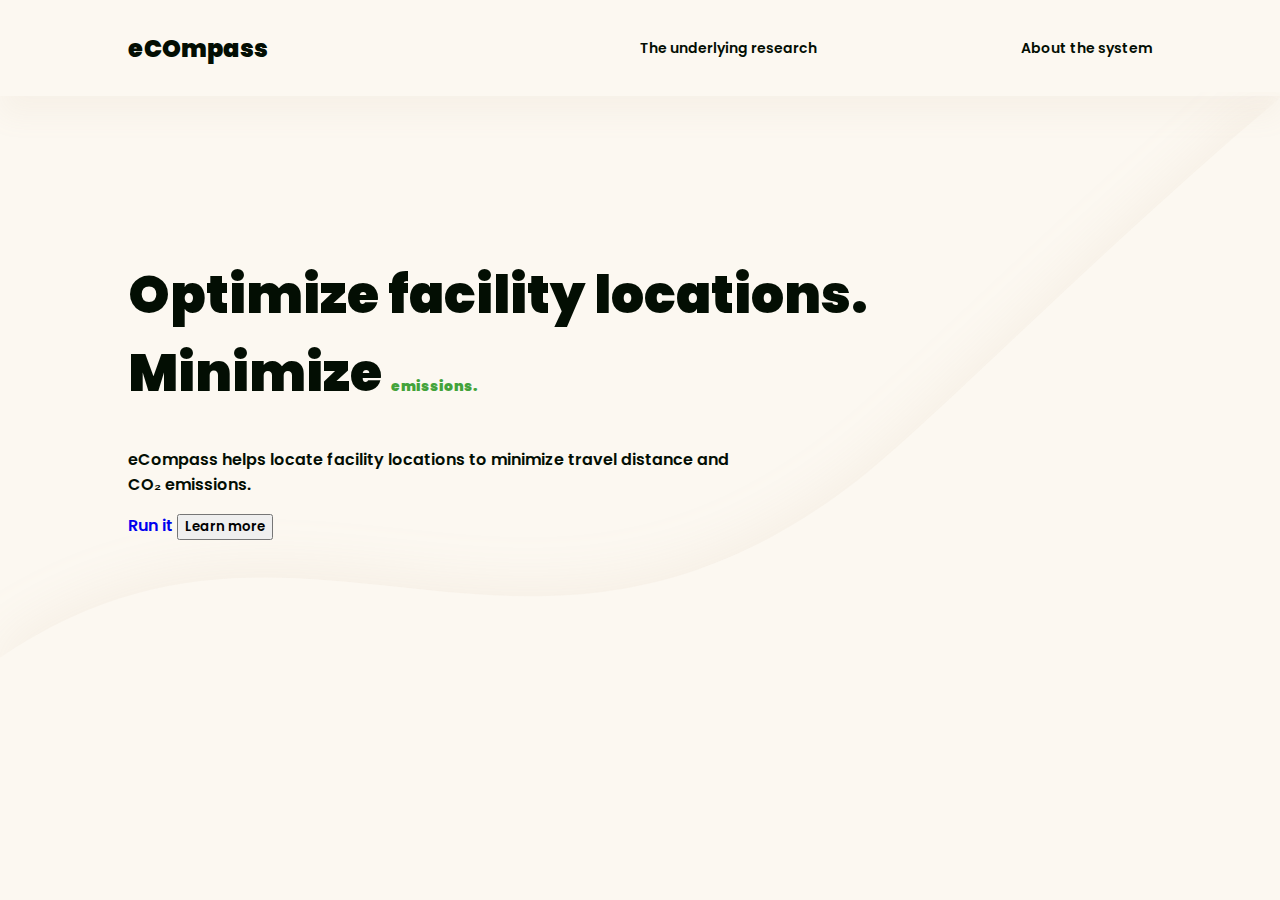
<file: templates/index.html>
<!DOCTYPE html>
<html lang="en">
  <head>
    <meta charset="UTF-8" />
    <meta name="viewport" content="width=device-width, initial-scale=1.0" />

    <link rel="stylesheet" href="/styles.css" />
    <link
      href="https://fonts.googleapis.com/css2?family=Poppins:ital,wght@0,100;0,200;0,300;0,400;0,500;0,600;0,700;0,800;0,900;1,100;1,200;1,300;1,400;1,500;1,600;1,700;1,800;1,900&amp;display=swap"
      rel="stylesheet"
    />

    <title>eCOmpass</title>
  </head>
  <body>
    <div class="container navbar">
      <nav>
        <h2><a href="index.html" class="poppins-black">eCOmpass</a></h2>
        <ul class="nav-flex">
          <li><a href="research.html" class="poppins-semibold">The underlying research</a></li>
          <li><a href="about.html" class="poppins-semibold">About the system</a></li>
        </ul>
      </nav>
    </div>
    <main>
      <section class="hero">
        <h1 class="poppins-black">
          Optimize facility locations. <br />
          Minimize <span class="green-text">emissions.</span>
        </h1>
        <p class="poppins-semibold hero-text">eCompass helps locate facility locations to minimize travel distance and CO₂ emissions.</p>
        <a href="analysis.html" class="button-filled poppins-semibold">Run it</a>
        <button class="button-outline poppins-semibold">Learn more</button>
      </section>
    </main>
    <svg id="wave" xmlns="http://www.w3.org/2000/svg" viewbox="0 0 1440 691.98">
      <path d="M1440 6.71c-199.75 168.21-397.35 370.2-475.74 430.6C586.15 728.6 342.65 404.89 0 636.47v55.5h1440V6.71Z" style="fill: #fcf8f1" />
    </svg>
  </body>
</html>
</file>
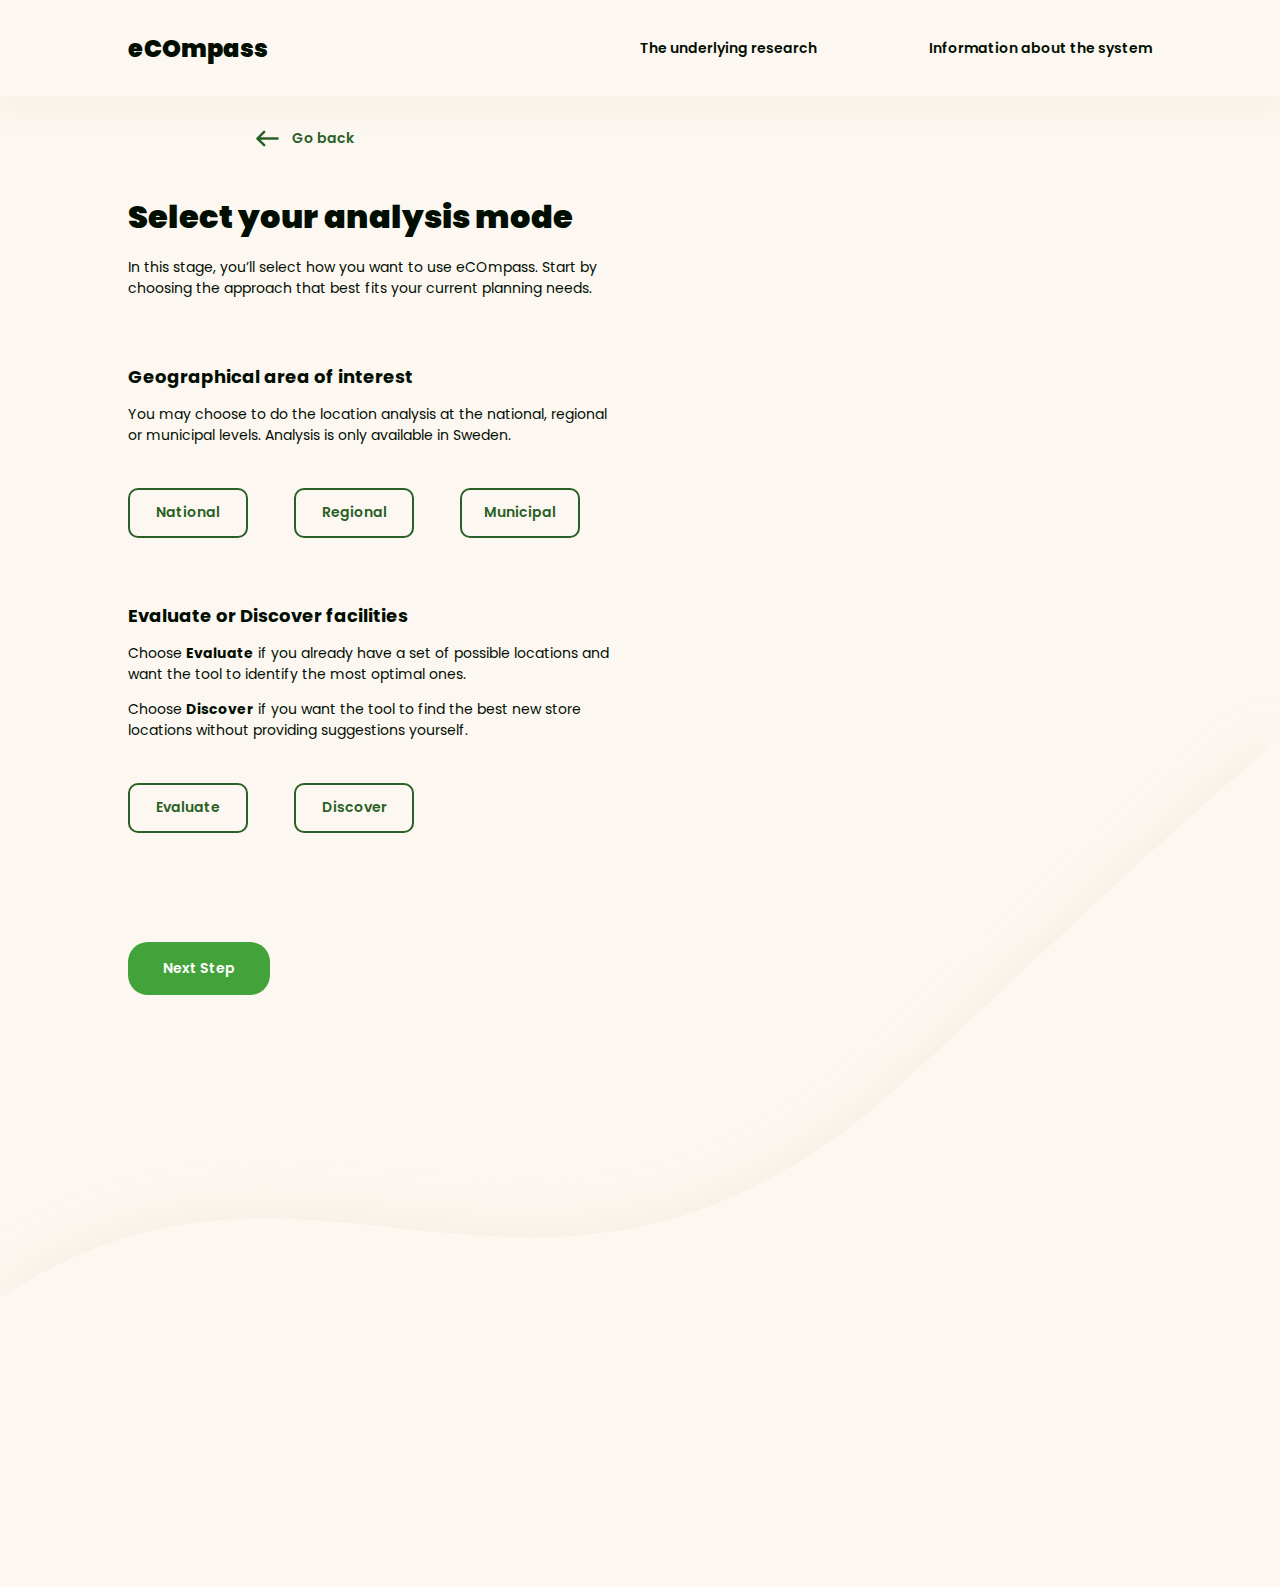
<file: templates/analysis.html>
<!DOCTYPE html>
<html lang="en">
  <head>
    <meta charset="UTF-8" />
    <meta name="viewport" content="width=device-width, initial-scale=1.0" />
    <meta http-equiv="X-UA-Compatible" content="ie=edge" />
    <title>eCOmpass</title>
    <link rel="stylesheet" href="/styles.css" />
    <link
      href="https://fonts.googleapis.com/css2?family=Poppins:ital,wght@0,100;0,200;0,300;0,400;0,500;0,600;0,700;0,800;0,900;1,100;1,200;1,300;1,400;1,500;1,600;1,700;1,800;1,900&amp;display=swap"
      rel="stylesheet"
    />
  </head>
  <body>
    <div class="container navbar">
      <nav>
        <h2><a href="index.html" class="poppins-black">eCOmpass</a></h2>
        <ul class="nav-flex">
          <li><a href="research.html" class="poppins-semibold">The underlying research</a></li>
          <li><a href="about.html" class="poppins-semibold">Information about the system</a></li>
        </ul>
      </nav>
    </div>
    <main>
      <div class="btn-back">
        <a href="index.html" class="text-back poppins-semibold">
          <svg class="icon" width="23" height="17" fill="currentColor" xmlns="http://www.w3.org/2000/svg">
            <path
              fill-rule="evenodd"
              clip-rule="evenodd"
              d="M22.81 8.519a1.255 1.255 0 0 1-1.255 1.254H4.51l4.55 4.55a1.254 1.254 0 0 1-1.773 1.773L.596 9.406a1.255 1.255 0 0 1 0-1.774l6.69-6.69A1.255 1.255 0 0 1 9.06 2.713l-4.55 4.55h17.045A1.255 1.255 0 0 1 22.81 8.52Z"
            />
          </svg>
          Go back
        </a>
      </div>
      <h3 class="poppins-black">Select your analysis mode</h3>
      <p class="page-intro poppins-regular">In this stage, you’ll select how you want to use eCOmpass. Start by choosing the approach that best fits your current planning needs.</p>
      <h4 class="poppins-bold">Geographical area of interest</h4>
      <p class="poppins-regular">You may choose to do the location analysis at the national, regional or municipal levels. Analysis is only available in Sweden.</p>

      <div class="contaioner-small">
        <form id="form1" method="POST" action="/action_page.php">
          <div class="radio-group">
            <input type="radio" id="btn-choice1" name="btn-choices" value="National" />
            <label for="btn-choice1" class="btn-choices poppins-semibold">National</label>

            <input type="radio" id="btn-choice2" name="btn-choices" value="Regional" />
            <label for="btn-choice2" class="btn-choices poppins-semibold">Regional</label>

            <input type="radio" id="btn-choice3" name="btn-choices" value="Municipal" />
            <label for="btn-choice3" class="btn-choices poppins-semibold">Municipal</label>
          </div>

          <div class="regions">
            <p class="poppins-regular">Choose region</p>
            <input type="text" id="region" name="region" autocomplete="off" class="txt-input poppins-regular" placeholder="Region" />
          </div>

          <div class="municipality">
            <p class="poppins-regular">Choose municipality</p>
            <input type="text" id="municipality" name="municipality" autocomplete="off" class="txt-input poppins-regular" placeholder="Municipality" />
          </div>

          <h4 class="poppins-bold">Evaluate or Discover facilities</h4>
          <p class="poppins-regular">Choose <span class="poppins-bold">Evaluate</span> if you already have a set of possible locations and want the tool to identify the most optimal ones.</p>
          <p class="poppins-regular">Choose <span class="poppins-bold">Discover</span> if you want the tool to find the best new store locations without providing suggestions yourself.</p>

          <div class="radio-group2">
            <input type="radio" id="btn-choice4" name="btn-choices2" value="Evaluate" />
            <label for="btn-choice4" class="btn-choices poppins-semibold">Evaluate</label>

            <input type="radio" id="btn-choice5" name="btn-choices2" value="Discover" />
            <label for="btn-choice5" class="btn-choices poppins-semibold">Discover</label>
          </div>
          <div id="alertMessage" class="alert hidden poppins-regular"></div>
          <input type="submit" value="Next Step" class="btn-submit poppins-semibold" />
        </form>
      </div>
    </main>
    <svg id="wave" xmlns="http://www.w3.org/2000/svg" viewbox="0 0 1440 1117">
      <path d="M1440 162.46V1117H0V792.22c342.65-231.58 586.15 92.13 964.26-199.16 78.39-60.4 275.99-262.39 475.74-430.6Z" style="fill: #fcf8f1" />
      <path d="M1440 162.46V1117H0V792.22c342.65-231.58 586.15 92.13 964.26-199.16 78.39-60.4 275.99-262.39 475.74-430.6Z" style="fill: none; stroke: #fcf8f1; stroke-miterlimit: 10" />
    </svg>
    <script src="/analysis.js"></script>
  </body>
</html>
</file>
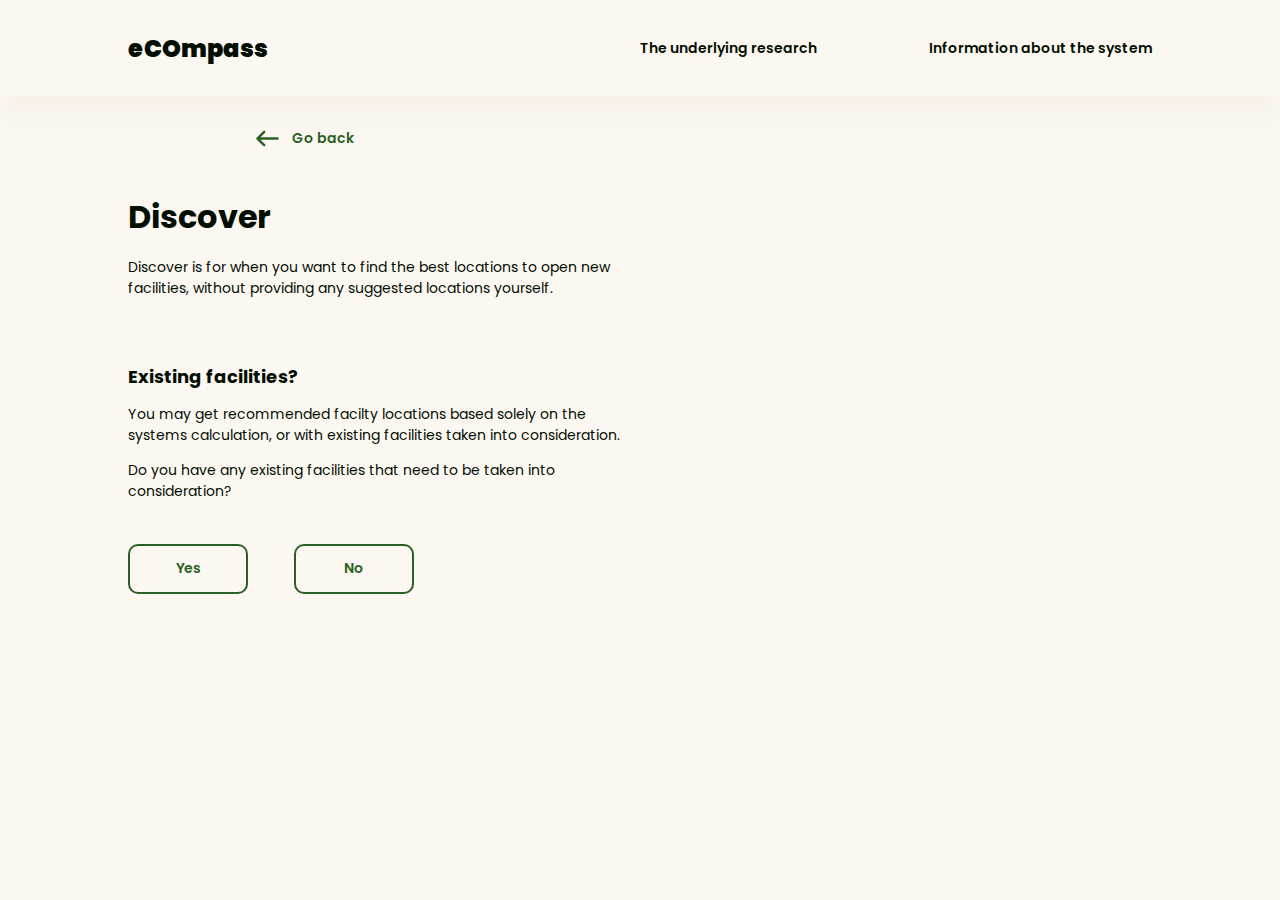
<file: templates/discover.html>
<!DOCTYPE html>
<html lang="en">
  <head>
    <meta charset="UTF-8" />
    <meta name="viewport" content="width=device-width, initial-scale=1.0" />
    <title>Document</title>
    <link rel="stylesheet" href="/styles.css" />
    <link
      href="https://fonts.googleapis.com/css2?family=Poppins:ital,wght@0,100;0,200;0,300;0,400;0,500;0,600;0,700;0,800;0,900;1,100;1,200;1,300;1,400;1,500;1,600;1,700;1,800;1,900&amp;display=swap"
      rel="stylesheet"
    />
  </head>
  <body>
    <div class="container navbar">
      <nav>
        <h2><a href="index.html" class="poppins-black">eCOmpass</a></h2>
        <ul class="nav-flex">
          <li><a href="research.html" class="poppins-semibold">The underlying research</a></li>
          <li><a href="about.html" class="poppins-semibold">Information about the system</a></li>
        </ul>
      </nav>
    </div>
    <main>
      <div class="btn-back">
        <a href="analysis.html" class="text-back poppins-semibold">
          <svg class="icon" width="23" height="17" fill="currentColor" xmlns="http://www.w3.org/2000/svg">
            <path
              fill-rule="evenodd"
              clip-rule="evenodd"
              d="M22.81 8.519a1.255 1.255 0 0 1-1.255 1.254H4.51l4.55 4.55a1.254 1.254 0 0 1-1.773 1.773L.596 9.406a1.255 1.255 0 0 1 0-1.774l6.69-6.69A1.255 1.255 0 0 1 9.06 2.713l-4.55 4.55h17.045A1.255 1.255 0 0 1 22.81 8.52Z"
            />
          </svg>
          Go back
        </a>
      </div>
      <h3 class="poppins-bold">Discover</h3>
      <p class="poppins-regular page-intro">Discover is for when you want to find the best locations to open new facilities, without providing any suggested locations yourself.</p>
      <h4 class="poppins-bold">Existing facilities?</h4>
      <p class="poppins-regular">You may get recommended facilty locations based solely on the systems calculation, or with existing facilities taken into consideration.</p>
      <p class="poppins-regular">Do you have any existing facilities that need to be taken into consideration?</p>
      <div class="radio-group2">
        <input type="radio" id="btn-choice8" name="btn-choices4" value="Yes" />
        <label for="btn-choice8" class="btn-choices poppins-semibold">Yes</label>
        <input type="radio" id="btn-choice9" name="btn-choices4" value="No" />
        <label for="btn-choice9" class="btn-choices poppins-semibold">No</label>
      </div>
      <script src="/script.js"></script>
    </main>
  </body>
</html>
</file>
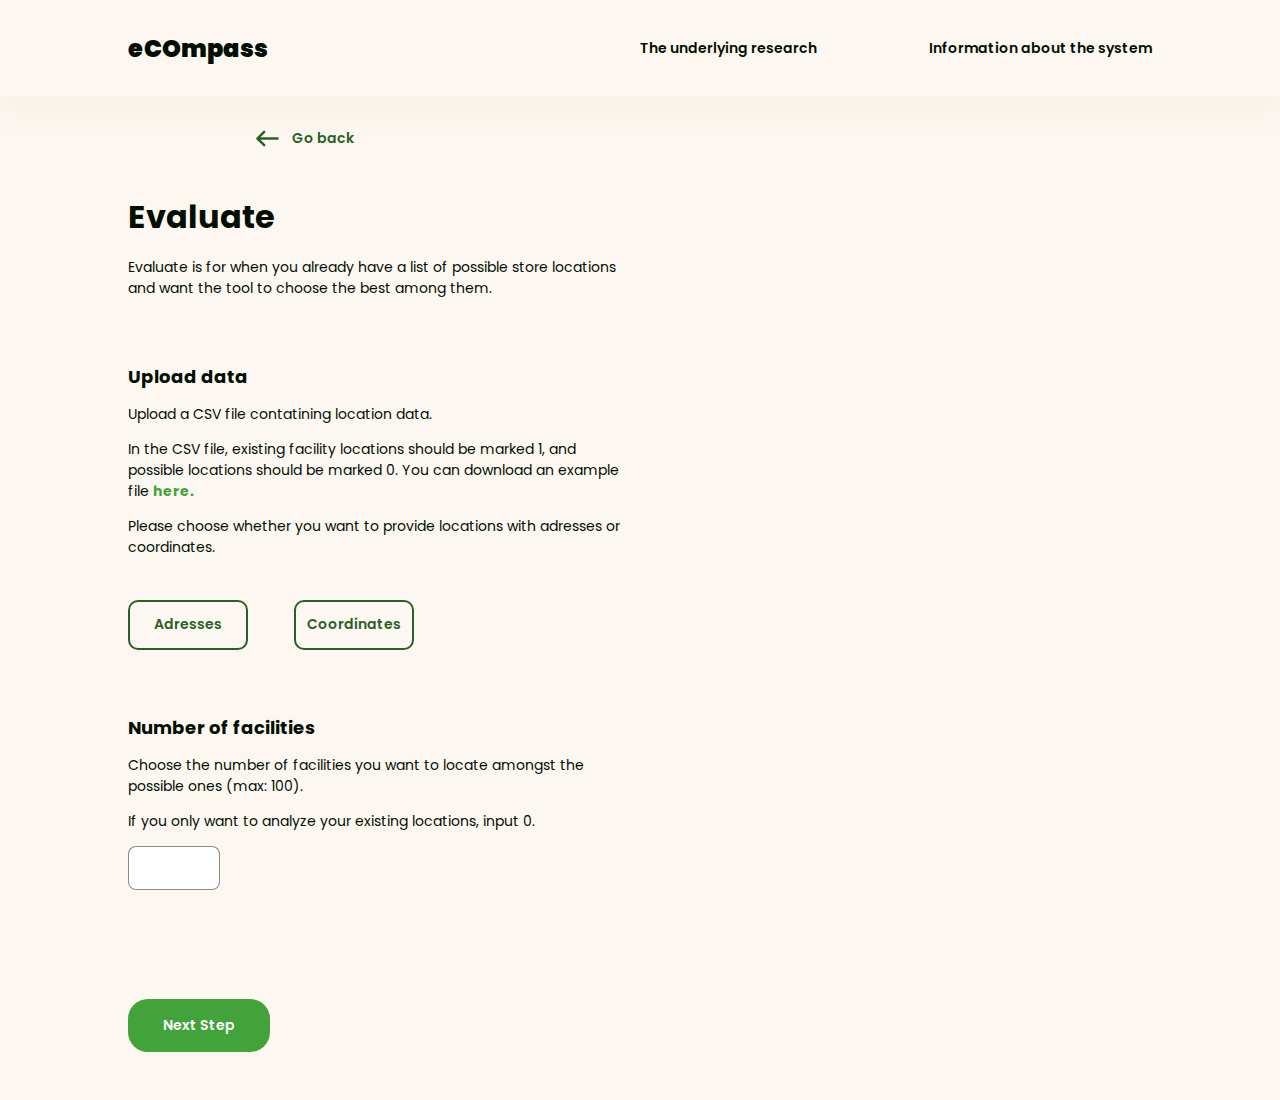
<file: templates/evaluate.html>
<!DOCTYPE html>
<html lang="en">
  <head>
    <meta charset="UTF-8" />
    <meta name="viewport" content="width=device-width, initial-scale=1.0" />
    <title>eCOmpass</title>
    <link rel="stylesheet" href="/styles.css" />
    <link
      href="https://fonts.googleapis.com/css2?family=Poppins:ital,wght@0,100;0,200;0,300;0,400;0,500;0,600;0,700;0,800;0,900;1,100;1,200;1,300;1,400;1,500;1,600;1,700;1,800;1,900&amp;display=swap"
      rel="stylesheet"
    />
  </head>
  <body>
    <div class="container navbar">
      <nav>
        <h2><a href="index.html" class="poppins-black">eCOmpass</a></h2>
        <ul class="nav-flex">
          <li><a href="research.html" class="poppins-semibold">The underlying research</a></li>
          <li><a href="about.html" class="poppins-semibold">Information about the system</a></li>
        </ul>
      </nav>
    </div>
    <main>
      <div class="btn-back">
        <a href="analysis.html" class="text-back poppins-semibold">
          <svg class="icon" width="23" height="17" fill="currentColor" xmlns="http://www.w3.org/2000/svg">
            <path
              fill-rule="evenodd"
              clip-rule="evenodd"
              d="M22.81 8.519a1.255 1.255 0 0 1-1.255 1.254H4.51l4.55 4.55a1.254 1.254 0 0 1-1.773 1.773L.596 9.406a1.255 1.255 0 0 1 0-1.774l6.69-6.69A1.255 1.255 0 0 1 9.06 2.713l-4.55 4.55h17.045A1.255 1.255 0 0 1 22.81 8.52Z"
            />
          </svg>
          Go back
        </a>
      </div>
      <h3 class="poppins-bold">Evaluate</h3>
      <p class="page-intro poppins-regular">Evaluate is for when you already have a list of possible store locations and want the tool to choose the best among them.</p>
      <h4 class="poppins-bold">Upload data</h4>
      <p class="poppins-regular">Upload a CSV file contatining location data.</p>
      <p class="poppins-regular">
        In the CSV file, existing facility locations should be marked 1, and possible locations should be marked 0. You can download an example file
        <a class="poppins-bold green-text2" href="../examples/example_file.csv" download> here.</a>
      </p>
      <p class="poppins-regular">Please choose whether you want to provide locations with adresses or coordinates.</p>
      <div id="output"></div>
      <form id="form2" method="POST" action="/action_page.php">
        <div class="radio-group2">
          <input type="radio" id="btn-choice6" name="btn-choices3" value="Adresses" />
          <label for="btn-choice6" class="btn-choices poppins-semibold">Adresses</label>
          <input type="radio" id="btn-choice7" name="btn-choices3" value="Coordinates" />
          <label for="btn-choice7" class="btn-choices poppins-semibold">Coordinates</label>
        </div>
        <div class="btn-custom-container" style="display: none">
          <label for="file-upload" id="btn-custom-file" class="btn-custom-file poppins-semibold"> Upload file </label>
          <input id="file-upload" accept=".csv" type="file" />
        </div>
        <h4 class="poppins-bold">Number of facilities</h4>
        <p class="poppins-regular">Choose the number of facilities you want to locate amongst the possible ones (max: 100).</p>
        <p class="poppins-regular">If you only want to analyze your existing locations, input 0.</p>
        <input type="number" id="number-input1" name="number-input1" class="number-input1" min="0" max="100" />
        <div id="alertMessage" class="alert hidden poppins-regular"></div>
        <input type="submit" value="Next Step" class="btn-submit poppins-semibold" />
      </form>
      <div id="output"></div>
    </main>
    <script src="/script.js"></script>
  </body>
</html>
</file>
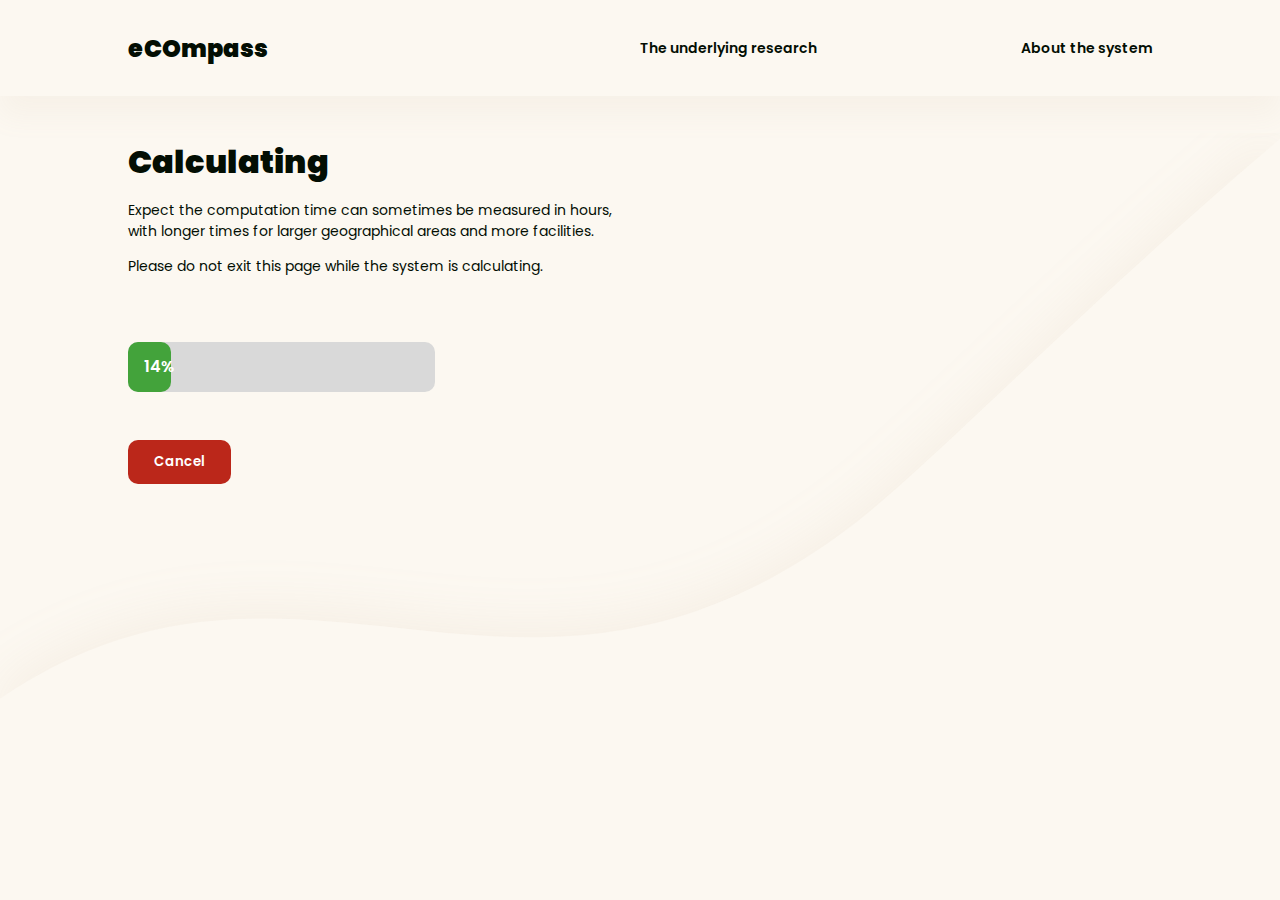
<file: templates/loading.html>
<!DOCTYPE html>
<html lang="en">
  <head>
    <meta charset="UTF-8" />
    <meta name="viewport" content="width=device-width, initial-scale=1.0" />
    <title>eCOmpass</title>
    <link rel="stylesheet" href="/styles.css" />
    <link
      href="https://fonts.googleapis.com/css2?family=Poppins:ital,wght@0,100;0,200;0,300;0,400;0,500;0,600;0,700;0,800;0,900;1,100;1,200;1,300;1,400;1,500;1,600;1,700;1,800;1,900&amp;display=swap"
      rel="stylesheet"
    />
  </head>
  <body id="short-page">
    <div class="container navbar">
      <nav>
        <h2><a href="index.html" class="poppins-black">eCOmpass</a></h2>
        <ul class="nav-flex">
          <li><a href="research.html" class="poppins-semibold">The underlying research</a></li>
          <li><a href="about.html" class="poppins-semibold">About the system</a></li>
        </ul>
      </nav>
    </div>
    <main class="page-wrapper">
      <h3 class="poppins-black">Calculating</h3>
      <p class="poppins-regular">Expect the computation time can sometimes be measured in hours, with longer times for larger geographical areas and more facilities.</p>
      <p class="poppins-regular">Please do not exit this page while the system is calculating.</p>

      <div id="loading-bar">
        <div id="bar"></div>
      </div>
      <button onclick="openConfirm()" class="cancel-btn poppins-semibold">Cancel</button>
      <div id="confirmModal" class="modal">
        <div class="modal-content">
          <p class="poppins-bold">Are you sure you want to cancel the calculation?</p>
          <button class="poppins-bold btn-outline" onclick="confirmYes()">Yes</button>
          <button class="poppins-bold btn-filled" onclick="confirmNo()">No</button>
        </div>
      </div>
    </main>
    <svg id="wave" xmlns="http://www.w3.org/2000/svg" viewbox="0 0 1440 691.98">
      <path d="M1440 6.71c-199.75 168.21-397.35 370.2-475.74 430.6C586.15 728.6 342.65 404.89 0 636.47v55.5h1440V6.71Z" style="fill: #fcf8f1" />
    </svg>
    <script src="/loading.js"></script>
  </body>
</html>
</file>
<file: styles.css>
:root {
  --background-color: #fcf8f1;
  --black: #030e03;
  --dark-green: #2a6026;
  --light-green: #43a33b;
  --white: #ffffff;
  --warning: #bb271a;
}

body {
  background-color: var(--background-color);
  color: var(--black);
  margin: 0;
  position: relative;
}

main {
  margin: 0rem 8rem;
}

.btn-back {
  margin: 0rem 8rem;
}

.hero {
  margin-top: 10rem;
}

/* --------------- TEXT ----------------- */

.green-text {
  color: var(--light-green);
  font-size: 0.875rem;
}

.green-text2 {
  color: var(--light-green);
}

.green-text:hover {
  color: var(--dark-green);
  cursor: pointer;
}

p {
  width: 55ch;
  font-size: 0.875rem;
}

.hero-text {
  font-size: 1rem;
}

.page-intro {
  margin-top: 1rem;
}

h1 {
  font-size: 3.25rem;
}

h2 {
  font-size: 1.5rem;
}

h3 {
  font-size: 2rem;
  margin-top: 2.625rem;
  margin-bottom: 0rem;
}

h4 {
  font-size: 1.125rem;
  margin-bottom: 0rem;
  margin-top: 4rem;
}

h5 {
  margin-top: 2rem;
  margin-bottom: 0rem;
}
h6 {
  margin-top: 0.5rem;
  margin-bottom: 0.5rem;
}

.source {
  margin-top: 0rem;
  font-weight: normal;
  font-size: 0.75rem;
  padding-bottom: 0.6rem;
  width: 80ch;
}

/* #wave {
  filter: drop-shadow(0rem -0.75rem 1.56rem rgba(183, 155, 123, 0.09));
  overflow: hidden;
  margin-top: clamp(-28rem, -55vh, -30rem);
  position: absolute;
  z-index: -1;
} */

#wave {
  filter: drop-shadow(0rem -0.75rem 1.56rem rgba(183, 155, 123, 0.09));
  overflow: hidden;
  margin-top: clamp(-28rem, -55vh, -30rem);
  position: absolute;
  z-index: -1;

  /* Lägg till mask */
  -webkit-mask-image: linear-gradient(to bottom, black 92%, transparent 40%);
  mask-image: linear-gradient(to bottom, black 92%, transparent 40%);
}

#short-page #wave {
  margin-top: clamp(-29rem, -39vh, -21rem);
}

/* .flex-wrap {
  display: flex;
  flex-direction: column;
}

.page-wrapper {
  flex: 1;
} */

.icon:hover {
  fill: var(--black);
  cursor: pointer;
}

.alert {
  color: var(--warning);
  font-size: 0.875rem;
  margin-top: 1.5rem;
  min-height: 1.5em; /* ensures space is always reserved */
  visibility: hidden;
}

.alert:not(.hidden) {
  visibility: visible;
}

/*----------------- MODAL -----------------*/

.modal {
  display: none;
  position: fixed;
  z-index: 1000;
  left: 0;
  top: 0;
  width: 100%;
  height: 100%;
  background-color: rgba(0, 0, 0, 0.5);
}

.modal-content {
  background-color: var(--background-color);
  margin: 15% auto;
  padding: 2rem;
  width: 18.75rem;
  border-radius: 0.625rem;
  text-align: center;
}

.modal-content button {
  margin: 0.625rem;
  padding: 0.625rem 1.25rem;
  width: 6.25rem;
  /* background-color: var(--light-green); */
  /* border-radius: 0.5rem; */
  /* color: var(--light-green); */
  border: none;
  margin-top: 1.5rem;
  cursor: pointer;
  transition: background-color 0.2s ease;
  font-size: 1rem;
}

/* .modal-content button:hover {
  background-color: var(--dark-green);
} */

.modal-content p {
  width: auto;
}

/* --------------- INPUT ----------------- */

input::-webkit-outer-spin-button,
input::-webkit-inner-spin-button {
  -webkit-appearance: none;
  margin: 0;
}

/* Firefox */
input[type="number"] {
  -moz-appearance: textfield;
}

.txt-input {
  border-radius: 0.5rem;
  background-color: var(--white);
  box-shadow: inset 0 0 0 0.0625rem #898989;
  border: none;
  height: 2.625rem;
  width: 15.0625rem;
  margin-top: 0rem;
  padding-left: 0.8125rem;
}

.number-input1 {
  border-radius: 0.5rem;
  background-color: var(--white);
  box-shadow: inset 0 0 0 0.0625rem #898989;
  border: none;
  height: 2.625rem;
  width: 4.8125rem;
  margin-top: 0rem;
  padding-left: 0.8125rem;
}

/* --------------- BUTTONS ----------------- */

.btn-filled {
  background-color: var(--light-green);
  border-radius: 1.25rem;
  color: var(--white);
  border: none;
  font-size: 1.125rem;
  padding: 1rem 0em;
  width: 10rem;
  margin-right: 2.6rem;
  margin-top: 3.5rem;
  cursor: pointer;
  transition: background-color 0.2s ease;
  display: inline-block;
  text-align: center;
}

.btn-filled:hover {
  background-color: var(--dark-green);
}

.btn-custom-file {
  background-color: var(--light-green);
  border-radius: 0.625rem;
  color: var(--white);
  border: none;
  font-size: 0.875rem;
  padding: 0.9rem 0rem;
  width: 7.5rem;
  display: inline-block;
  text-align: center;
  margin-right: 2.6rem;
  margin-top: 0rem;
  cursor: pointer;
  transition: background-color 0.2s ease;
}

.btn-custom-file:hover {
  background-color: var(--dark-green);
}

.btn-custom-container {
  margin-top: 1.875rem;
  display: flex;
}

#file-info {
  display: flex;
  align-items: center;
}

.file-info-text {
  width: auto;
  padding-right: 0.625rem;
  margin-left: 0.42rem;
  font-family: "Poppins", sans-serif;
  font-weight: 400;
  font-style: normal;
}

.btn-outline {
  background-color: var(--background-color);
  border-radius: 1.25rem;
  color: var(--light-green);
  border: none;
  font-size: 1.125rem;
  padding: 1rem 1.75rem;
  box-shadow: inset 0 0 0 0.1875rem var(--light-green);
  margin-top: 3.5rem;
  cursor: pointer;
  transition: background-color 0.2s ease;
}

.btn-outline:hover {
  background-color: rgba(67, 163, 59, 0.2);
}

.text-back {
  color: var(--dark-green);
  font-size: 0.875rem;
  cursor: pointer;
  transition: color 0.2s ease;
  display: inline-flex;
  align-items: center;
  gap: 0.8rem;
}

.text-back:hover {
  color: var(--black);
}

.btn-back {
  margin-top: 2rem;
}

.btn-submit {
  margin-top: 4rem;
  background-color: var(--light-green);
  border-radius: 1.25rem;
  color: var(--white);
  border: none;
  font-size: 0.875rem;
  padding: 1rem 2.2rem;
  cursor: pointer;
  transition: background-color 0.2s ease;
  margin-bottom: 3rem;
}

.btn-submit:hover {
  background-color: var(--dark-green);
}

.btn-submit-small {
  background-color: var(--light-green);
  border-radius: 0.625rem;
  color: var(--white);
  border: none;
  font-size: 0.875rem;
  padding: 0.7rem 2.2rem;
  margin-left: 0.5rem;
  cursor: pointer;
  transition: background-color 0.2s ease;
}

.btn-submit-small:hover {
  background-color: var(--dark-green);
  cursor: pointer;
}

.btn-remove-file {
  color: var(--warning);
  font-family: "Poppins", sans-serif;
  font-weight: 500;
  font-style: normal;
  border: none;
  background-color: var(--background-color);
  cursor: pointer;
  font-size: 1.5rem;
}

input[type="file"] {
  display: none;
}

.cancel-btn {
  width: 6.4375rem;
  background-color: var(--warning);
  border-radius: 0.625rem;
  color: var(--white);
  border: none;
  padding: 0.75rem 0;
  transition: background-color 0.2s ease;
  cursor: pointer;
  margin-top: 3rem;
}

.cancel-btn:hover {
  background-color: #850b00;
  cursor: pointer;
}

.btn-export {
  background-color: var(--light-green);
  border-radius: 1.25rem;
  color: var(--white);
  border: none;
  font-size: 0.875rem;
  padding: 1rem 2.2rem;
  margin-top: 2rem;
  cursor: pointer;
  transition: background-color 0.2s ease;
}

.btn-export:hover {
  background-color: var(--dark-green);
  cursor: pointer;
}

.btn-first-page {
  background-color: var(--light-green);
  border-radius: 1.25rem;
  color: var(--white);
  border: none;
  font-size: 0.875rem;
  padding: 1rem 2.2rem;
  margin-top: 5rem;
  cursor: pointer;
  transition: background-color 0.2s ease;
}

.btn-first-page:hover {
  background-color: var(--dark-green);
}

#btn-top {
  /* display: none; */
  position: fixed;
  bottom: 1.25rem;
  right: 1.875rem;
  z-index: 99;
  border: none;
  outline: none;
  background-color: var(--light-green);
  color: white;
  cursor: pointer;
  padding: 0.9rem;
  border-radius: 20rem;
  font-size: 1.125rem;
  transition: background-color 0.2s ease;
  opacity: 0;
  transform: translateY(10px);
  pointer-events: none;
  transition: opacity 0.2s ease-in, transform 0.2s ease-in;
}

#btn-top.show {
  opacity: 1;
  transform: translateY(0);
  pointer-events: auto;
}

#btn-top:hover {
  background-color: var(--dark-green);
}

.top {
  transform: rotate(90deg);
}

/* --------------- RADIO-BUTTONS ----------------- */

.radio-group input[type="radio"],
.radio-group2 input[type="radio"] {
  display: none;
}

.radio-group,
.radio-group2 {
  margin-top: 2.625rem;
  margin-bottom: 0rem;
}

.btn-choices {
  background-color: var(--background-color);
  color: var(--dark-green);
  border: none;
  border-radius: 0.625rem;
  box-shadow: inset 0 0 0 0.125rem var(--dark-green);
  padding: 0.9rem 0rem;
  margin-right: 2.625rem;
  cursor: pointer;
  transition: background-color 0.2s ease;
  font-size: 0.875rem;
  width: 7.5rem;
  display: inline-block;
  text-align: center;
}

.btn-choices:hover {
  background-color: rgba(67, 163, 59, 0.2);
}

input[type="radio"]:checked + .btn-choices {
  background-color: var(--dark-green);
  color: var(--white);
}

/* ------------------- MUNICIPALITY /REGIONS FORM -------------------- */

.autocomplete-items {
  border: 0.0625rem solid #ddd;
  max-height: 9.375rem;
  overflow-y: auto;
  background: white;
  position: absolute;
  z-index: 10;
  font-size: 0.875rem;
  border-bottom-left-radius: 0.5rem;
  border-bottom-right-radius: 0.5rem;
}

.autocomplete-items div {
  padding: 0.625rem;
  cursor: pointer;
}

.autocomplete-items div:hover {
  background-color: #f0f0f0;
}

.autocomplete-active {
  background-color: #e9e9e9;
  color: var(--black);
}

.regions,
.municipality {
  margin-top: 2rem;
}

.regions p,
.municipality p {
  margin-bottom: 0.5rem;
}

.visits {
  margin-top: 2rem;
  display: flex;
  flex-direction: column;
}

.visits label {
  margin-bottom: 0.875rem;
  font-size: 0.875rem;
}

/* --------------- NAVBAR ----------------- */
.navbar {
  box-shadow: 0rem 1.25rem 1.69rem 0rem rgba(183, 155, 123, 0.07);
  width: 100%;
}

nav {
  display: flex;
  justify-content: space-between;
  margin: 0rem 8rem;
  align-items: center;
  height: 6rem;
}

.nav-flex {
  display: flex;
  flex-direction: row;
}

ul {
  list-style-type: none;
  margin: 0;
  padding: 0;
  justify-content: space-between;
  width: 50%;
  text-wrap: nowrap;
}

li {
  font-size: 0.875rem;
}

li a:link {
  color: var(--black);
}

li a:visited {
  color: var(--black);
}

li a:hover {
  color: var(--dark-green);
}

h2 a:link {
  color: var(--black);
}

h2 a:visited {
  color: var(--black);
}

/* --------------- LINKS ----------------- */
a {
  text-decoration: none;
}

.link-list {
  flex-direction: column;
  display: inline-flex;
}

/* --------------- MAP ----------------- */

.map {
  margin: 2rem 0 0rem;
  border-radius: 0.6rem;
}

.map-text {
  width: auto;
  line-height: 2rem;
}

img.huechange {
  filter: hue-rotate(20deg);
}
/* --------------- LOADING BAR ----------------- */

#loading-bar {
  margin-top: 4.06rem;
  width: 30%;
  background-color: #d9d9d9;
  border-radius: 10px;
}

#bar {
  width: 1%;
  height: 3.125rem;
  background-color: var(--light-green);
  border-radius: 10px;
  display: flex;
  align-items: center;
}

.percent-text {
  margin-left: 1rem;
  color: var(--white);
}

/* --------------- Chevrons ----------------- */

.chevron::before {
  border-style: solid;
  border-width: 0.25em 0.25em 0 0;
  content: "";
  display: inline-block;
  height: 0.45em;
  left: 0.15em;
  position: relative;
  top: 0.15em;
  transform: rotate(135deg);
  /* transform-origin: 50% 60%; */
  transition: transform 0.3s ease;
  vertical-align: top;
  width: 0.45em;
}

.collapsible.active .chevron::before {
  transform: rotate(-45deg);
}

.collapsible {
  background-color: var(--background-color);
  color: var(--light-green);
  border: none;
  padding: 0;
  margin-top: 1.5rem;
  cursor: pointer;
}

.collapsible:hover {
  color: var(--dark-green);
}

.content {
  overflow: hidden;
  transition: max-height 0.2s ease-out;
  max-height: 0;
}

/* ------------------- ABOUT CALC --------------- */

#result {
  margin-top: 2rem;
}
.center-container {
  display: flex;
  flex-direction: column;
  text-align: center;
}

.center-container p {
  width: 80%;
}

.large {
  color: var(--light-green);
  font-size: 5rem;
  font-weight: bold;
  margin-top: -2rem;
  margin-bottom: -2rem;
}
.medium {
  color: var(--light-green);
  font-size: 2.5rem;
  font-weight: bold;
  margin-top: -1.5rem;
  margin-bottom: -1.5rem;
}

.center-text {
  color: var(--dark-green);
  font-size: 1.4rem;
}

.center-text-small {
  color: var(--dark-green);
  font-size: 1rem;
}

/* --------------- FONTS ----------------- */

.poppins-regular {
  font-family: "Poppins", sans-serif;
  font-weight: 400;
  font-style: normal;
}

.poppins-semibold {
  font-family: "Poppins", sans-serif;
  font-weight: 600;
  font-style: normal;
}

.poppins-bold {
  font-family: "Poppins", sans-serif;
  font-weight: 700;
  font-style: normal;
}

.poppins-black {
  font-family: "Poppins", sans-serif;
  font-weight: 900;
  font-style: normal;
}
</file>
